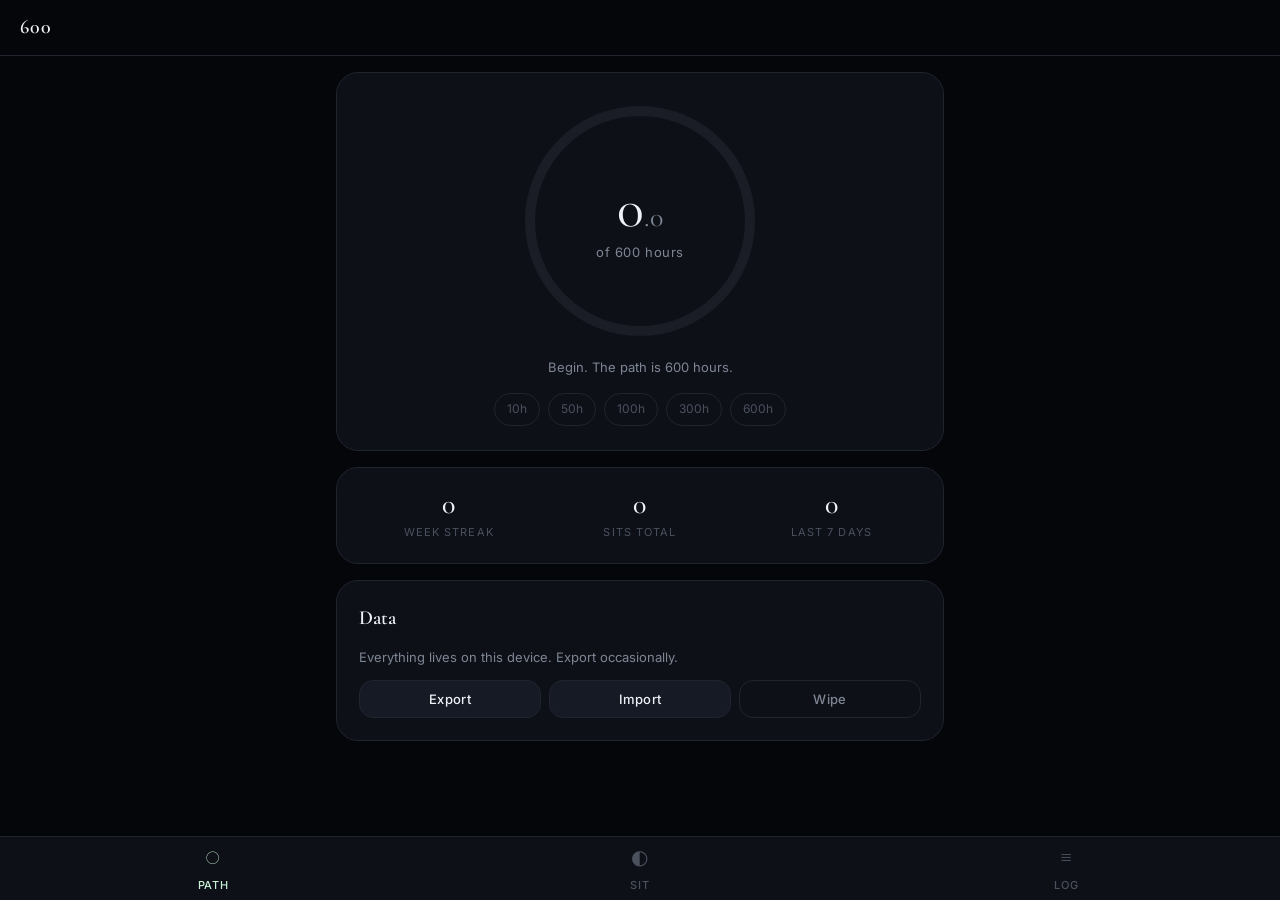
<file: index.html>
<!doctype html>
<html lang="en">
<head>
  <meta charset="utf-8">
  <meta name="viewport" content="width=device-width, initial-scale=1, viewport-fit=cover, user-scalable=no">
  <meta name="theme-color" content="#05060a">
  <meta name="apple-mobile-web-app-capable" content="yes">
  <meta name="apple-mobile-web-app-status-bar-style" content="black-translucent">
  <meta name="apple-mobile-web-app-title" content="600">
  <link rel="manifest" href="manifest.webmanifest">
  <link rel="apple-touch-icon" href="icon-192.png">
  <title>600</title>
  <link rel="preconnect" href="https://fonts.googleapis.com">
  <link rel="preconnect" href="https://fonts.gstatic.com" crossorigin>
  <link rel="stylesheet" href="https://fonts.googleapis.com/css2?family=Cormorant+Garamond:wght@500;600&family=Inter:wght@400;500;600&display=swap">
  <link rel="stylesheet" href="style.css">
</head>
<body>
  <header>
    <h1 id="screen-title">600</h1>
  </header>

  <main id="view"></main>

  <nav id="tabbar">
    <a href="#dashboard" data-route="dashboard" data-icon="○"><span>Path</span></a>
    <a href="#timer"     data-route="timer"     data-icon="◐"><span>Sit</span></a>
    <a href="#history"   data-route="history"   data-icon="≡"><span>Log</span></a>
  </nav>

  <script src="storage.js"></script>
  <script src="modules/timer.js"></script>
  <script src="modules/log.js"></script>
  <script src="modules/history.js"></script>
  <script src="modules/dashboard.js"></script>
  <script src="app.js"></script>
  <script>
    if ('serviceWorker' in navigator) {
      window.addEventListener('load', () => {
        navigator.serviceWorker.register('sw.js').catch(err => {
          console.warn('SW registration failed:', err);
        });
      });
    }
  </script>
</body>
</html>
</file>
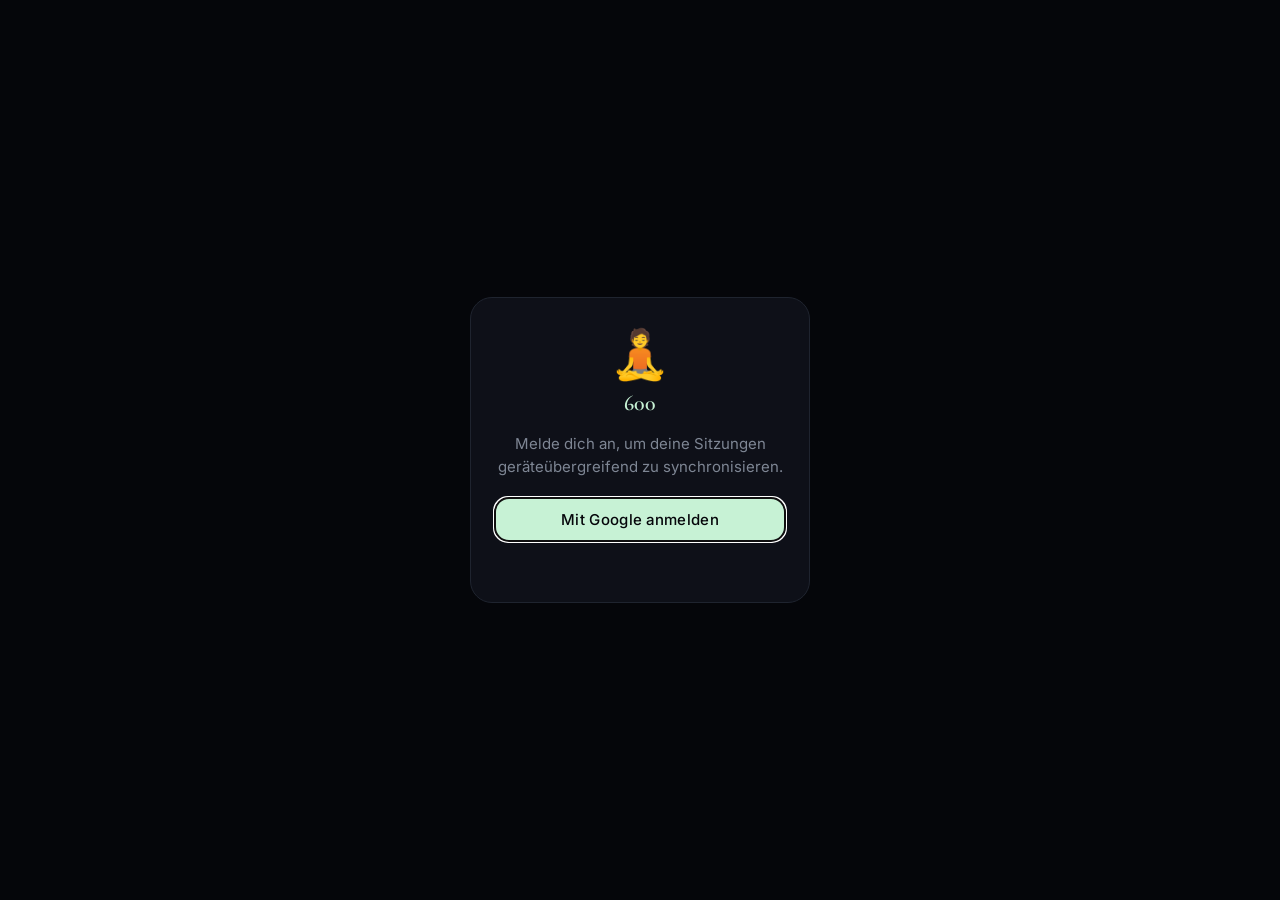
<file: Code/public/index.html>
<!doctype html>
<html lang="en">
<head>
  <meta charset="utf-8">
  <meta name="viewport" content="width=device-width, initial-scale=1, viewport-fit=cover, user-scalable=no">
  <meta name="theme-color" content="#05060a">
  <meta name="apple-mobile-web-app-capable" content="yes">
  <meta name="apple-mobile-web-app-status-bar-style" content="black-translucent">
  <meta name="apple-mobile-web-app-title" content="600">
  <link rel="manifest" href="manifest.webmanifest">
  <link rel="apple-touch-icon" href="icon-192.png">
  <title>600</title>
  <link rel="preconnect" href="https://fonts.googleapis.com">
  <link rel="preconnect" href="https://fonts.gstatic.com" crossorigin>
  <link rel="stylesheet" href="https://fonts.googleapis.com/css2?family=Cormorant+Garamond:wght@500;600&family=Inter:wght@400;500;600&display=swap">
  <link rel="stylesheet" href="style.css">
</head>
<body>
  <header>
    <h1 id="screen-title">600</h1>
    <button id="btn-signout" type="button" title="Abmelden" aria-label="Abmelden" style="display:none">⎋</button>
  </header>

  <main id="view"></main>

  <!-- Login gate: covers the app until the user signs in (cross-device sync). -->
  <div id="auth-overlay" role="dialog" aria-modal="true" aria-label="Anmelden">
    <div class="auth-card">
      <div class="auth-logo">🧘</div>
      <h2>600</h2>
      <p>Melde dich an, um deine Sitzungen geräteübergreifend zu synchronisieren.</p>
      <button id="btn-login" type="button">Mit Google anmelden</button>
      <p id="auth-who" class="auth-who"></p>
    </div>
  </div>

  <nav id="tabbar">
    <a href="#dashboard" data-route="dashboard" data-icon="○"><span>Path</span></a>
    <a href="#timer"     data-route="timer"     data-icon="◐"><span>Sit</span></a>
    <a href="#history"   data-route="history"   data-icon="≡"><span>Log</span></a>
  </nav>

  <!-- Firebase SDK (vendored locally so the PWA stays offline-capable) -->
  <script src="vendor/firebase-app-compat.js"></script>
  <script src="vendor/firebase-auth-compat.js"></script>
  <script src="vendor/firebase-firestore-compat.js"></script>
  <script src="vendor/firebase-messaging-compat.js"></script>
  <script src="firebase-config.js"></script>
  <script src="firebase-init.js"></script>
  <script src="messaging.js"></script>
  <script src="settings.js"></script>

  <script src="storage.js"></script>
  <script src="modules/timer.js"></script>
  <script src="modules/log.js"></script>
  <script src="modules/history.js"></script>
  <script src="modules/dashboard.js"></script>
  <script src="modules/plan.js"></script>
  <script src="app.js"></script>
  <script>
    if ('serviceWorker' in navigator) {
      // Auto-update: when a new service worker takes control (after a deploy),
      // reload once so the latest version is shown without a manual relaunch.
      // Guarded so the very first install (no prior controller) doesn't reload.
      if (navigator.serviceWorker.controller) {
        let refreshing = false;
        navigator.serviceWorker.addEventListener('controllerchange', () => {
          if (refreshing) return;
          refreshing = true;
          location.reload();
        });
      }
      window.addEventListener('load', () => {
        navigator.serviceWorker.register('sw.js').catch(err => {
          console.warn('SW registration failed:', err);
        });
      });
    }
  </script>
</body>
</html>
</file>
<file: style.css>
/* 600 -- minimal meditation tracker, dark theme with cool sage accent. */

:root {
  --bg: #05060a;
  --bg-elev: #0e1018;
  --bg-elev-2: #161a24;
  --border: #1f242f;
  --text: #eef1f5;
  --text-dim: #7e8694;
  --text-dimmer: #4a515d;
  --accent: #c7f2d5;        /* soft sage -- "calm progress" */
  --accent-dim: #6ea380;
  --ring-track: #1a1d26;
  --info: #8fb8ff;
  --danger: #ff6f6f;
  --radius: 14px;
  --radius-lg: 22px;
  --gap: 16px;
  --tabbar-h: 64px;
  --header-h: 56px;
}

* {
  box-sizing: border-box;
  -webkit-tap-highlight-color: transparent;
}

html, body {
  margin: 0;
  padding: 0;
  background: var(--bg);
  color: var(--text);
  font-family: 'Inter', system-ui, -apple-system, sans-serif;
  font-size: 16px;
  line-height: 1.55;
  overscroll-behavior-y: none;
  -webkit-font-smoothing: antialiased;
}

h1, h2, h3 {
  font-family: 'Cormorant Garamond', Georgia, serif;
  font-weight: 600;
  letter-spacing: 0;
  margin: 0 0 0.5em;
}

h1 { font-size: 28px; }
h2 { font-size: 22px; }
h3 { font-size: 20px; }

.serif { font-family: 'Cormorant Garamond', Georgia, serif; }

a {
  color: var(--accent);
  text-decoration: none;
}

button, .btn {
  font-family: 'Inter', sans-serif;
  font-size: 15px;
  font-weight: 500;
  letter-spacing: 0.02em;
  padding: 12px 22px;
  border: none;
  border-radius: var(--radius);
  background: var(--accent);
  color: #05060a;
  cursor: pointer;
  transition: transform 0.1s ease, opacity 0.15s ease;
}

button:active, .btn:active {
  transform: scale(0.97);
}

button.secondary, .btn.secondary {
  background: var(--bg-elev-2);
  color: var(--text);
  border: 1px solid var(--border);
}

button.ghost {
  background: transparent;
  color: var(--text-dim);
  border: 1px solid var(--border);
}

input, textarea, select {
  font-family: inherit;
  font-size: 16px;
  background: var(--bg-elev-2);
  color: var(--text);
  border: 1px solid var(--border);
  border-radius: var(--radius);
  padding: 12px 14px;
  width: 100%;
}

input:focus, textarea:focus {
  outline: none;
  border-color: var(--accent-dim);
}

textarea {
  resize: vertical;
  min-height: 80px;
  line-height: 1.5;
}

header {
  position: sticky;
  top: 0;
  z-index: 10;
  height: var(--header-h);
  display: flex;
  align-items: center;
  padding: 0 20px;
  background: var(--bg);
  border-bottom: 1px solid var(--border);
}

header h1 {
  margin: 0;
  font-size: 20px;
  color: var(--text);
  font-family: 'Cormorant Garamond', Georgia, serif;
  letter-spacing: 0.04em;
}

main {
  padding: var(--gap);
  padding-bottom: calc(var(--tabbar-h) + var(--gap) + env(safe-area-inset-bottom, 0));
  max-width: 640px;
  margin: 0 auto;
  min-height: calc(100vh - var(--header-h) - var(--tabbar-h));
}

.view {
  animation: fadeIn 0.22s ease-out;
}

@keyframes fadeIn {
  from { opacity: 0; transform: translateY(4px); }
  to   { opacity: 1; transform: translateY(0); }
}

.card {
  background: var(--bg-elev);
  border: 1px solid var(--border);
  border-radius: var(--radius-lg);
  padding: 22px;
  margin-bottom: var(--gap);
}

.card h3 {
  margin-top: 0;
  color: var(--text);
}

.muted  { color: var(--text-dim); }
.dimmer { color: var(--text-dimmer); }

/* Tab bar */

#tabbar {
  position: fixed;
  bottom: 0;
  left: 0;
  right: 0;
  height: calc(var(--tabbar-h) + env(safe-area-inset-bottom, 0));
  padding-bottom: env(safe-area-inset-bottom, 0);
  display: flex;
  background: var(--bg-elev);
  border-top: 1px solid var(--border);
  z-index: 10;
}

#tabbar a {
  flex: 1;
  display: flex;
  flex-direction: column;
  align-items: center;
  justify-content: center;
  gap: 3px;
  color: var(--text-dimmer);
  font-family: 'Inter', sans-serif;
  font-size: 11px;
  font-weight: 500;
  letter-spacing: 0.08em;
  text-transform: uppercase;
  position: relative;
}

#tabbar a::before {
  content: attr(data-icon);
  font-size: 20px;
  font-family: 'Cormorant Garamond', Georgia, serif;
}

#tabbar a.active {
  color: var(--accent);
}

/* ---------------------------------------------------------------- */
/* Dashboard                                                         */
/* ---------------------------------------------------------------- */

.ring-card {
  display: flex;
  flex-direction: column;
  align-items: center;
  padding: 28px 20px 24px;
}

.ring-wrap {
  width: 240px;
  height: 240px;
  position: relative;
}

.ring-wrap svg {
  width: 100%;
  height: 100%;
  transform: rotate(-90deg);
}

.ring-track  { fill: none; stroke: var(--ring-track); stroke-width: 10; }
.ring-fill   { fill: none; stroke: var(--accent); stroke-width: 10; stroke-linecap: round;
               transition: stroke-dashoffset 0.8s cubic-bezier(.25,.1,.25,1); }

.ring-center {
  position: absolute;
  inset: 0;
  display: flex;
  flex-direction: column;
  align-items: center;
  justify-content: center;
  text-align: center;
}

.ring-hours {
  font-family: 'Cormorant Garamond', Georgia, serif;
  font-size: 56px;
  line-height: 1;
  color: var(--text);
}

.ring-goal {
  font-size: 13px;
  color: var(--text-dim);
  letter-spacing: 0.04em;
  margin-top: 6px;
}

.ring-caption {
  margin-top: 16px;
  color: var(--text-dim);
  font-size: 13px;
  text-align: center;
  max-width: 280px;
}

.dash-stats {
  display: grid;
  grid-template-columns: 1fr 1fr 1fr;
  gap: 12px;
  text-align: center;
}

.dash-stat {
  font-family: 'Cormorant Garamond', Georgia, serif;
  font-size: 28px;
  font-weight: 500;
  color: var(--text);
  line-height: 1;
}

.dash-label {
  font-size: 11px;
  text-transform: uppercase;
  letter-spacing: 0.1em;
  color: var(--text-dimmer);
  margin-top: 6px;
}

.milestones {
  display: flex;
  flex-wrap: wrap;
  gap: 8px;
  margin-top: 16px;
}

.milestone {
  padding: 6px 12px;
  border-radius: 999px;
  border: 1px solid var(--border);
  font-size: 12px;
  color: var(--text-dimmer);
}

.milestone.reached {
  color: var(--accent);
  border-color: var(--accent-dim);
  background: rgba(199, 242, 213, 0.05);
}

.variant-breakdown {
  display: flex;
  flex-direction: column;
  gap: 10px;
}

.variant-row {
  display: flex;
  align-items: center;
  gap: 12px;
}

.variant-row .label {
  flex: 0 0 140px;
  font-size: 14px;
  color: var(--text);
}

.variant-row .bar {
  flex: 1;
  height: 6px;
  background: var(--bg-elev-2);
  border-radius: 3px;
  overflow: hidden;
}

.variant-row .bar-fill {
  height: 100%;
  background: var(--accent-dim);
  border-radius: 3px;
}

.variant-row .num {
  flex: 0 0 auto;
  font-size: 13px;
  color: var(--text-dim);
  min-width: 50px;
  text-align: right;
}

/* 90-day heatmap */
.cal-grid {
  display: flex;
  gap: 4px;
  overflow-x: auto;
  padding: 4px 0;
  margin-bottom: 8px;
}

.cal-col {
  display: flex;
  flex-direction: column;
  gap: 4px;
  flex-shrink: 0;
}

.cal-cell {
  width: 14px;
  height: 14px;
  background: var(--bg-elev-2);
  border-radius: 3px;
}

.cal-cell.empty { background: transparent; }

.cal-cell.l1 { background: rgba(199, 242, 213, 0.2); }
.cal-cell.l2 { background: rgba(199, 242, 213, 0.4); }
.cal-cell.l3 { background: rgba(199, 242, 213, 0.65); }
.cal-cell.l4 { background: rgba(199, 242, 213, 0.9); }

/* ---------------------------------------------------------------- */
/* Timer                                                             */
/* ---------------------------------------------------------------- */

.timer-setup {
  display: flex;
  flex-direction: column;
  align-items: center;
  gap: 20px;
  padding: 12px;
}

.dial-wrap {
  width: 260px;
  height: 260px;
  position: relative;
  touch-action: none;
  user-select: none;
}

.dial-wrap svg { width: 100%; height: 100%; }

.dial-track { fill: none; stroke: var(--ring-track); stroke-width: 10; }
.dial-fill  { fill: none; stroke: var(--accent); stroke-width: 10; stroke-linecap: round; }

.dial-handle {
  fill: var(--accent);
  stroke: var(--bg);
  stroke-width: 3;
}

.dial-tick {
  stroke: var(--text-dimmer);
  stroke-width: 1;
}

.dial-center {
  position: absolute;
  inset: 0;
  display: flex;
  flex-direction: column;
  align-items: center;
  justify-content: center;
  pointer-events: none;
}

.dial-minutes {
  font-family: 'Cormorant Garamond', Georgia, serif;
  font-size: 80px;
  line-height: 1;
  color: var(--text);
}

.dial-min-label {
  font-size: 12px;
  text-transform: uppercase;
  letter-spacing: 0.14em;
  color: var(--text-dimmer);
  margin-top: 4px;
}

.mode-switch {
  display: flex;
  gap: 0;
  background: var(--bg-elev-2);
  border-radius: 999px;
  padding: 4px;
  border: 1px solid var(--border);
}

.mode-switch button {
  background: transparent;
  color: var(--text-dim);
  padding: 8px 18px;
  font-size: 13px;
  border-radius: 999px;
  letter-spacing: 0.04em;
}

.mode-switch button.active {
  background: var(--accent);
  color: #05060a;
}

.intention-field {
  width: 100%;
  max-width: 360px;
}

.intention-field label {
  display: block;
  font-size: 12px;
  color: var(--text-dim);
  text-transform: uppercase;
  letter-spacing: 0.1em;
  margin-bottom: 6px;
}

.start-btn {
  width: 100%;
  max-width: 360px;
  padding: 18px 22px;
  font-size: 16px;
  font-family: 'Cormorant Garamond', Georgia, serif;
  letter-spacing: 0.08em;
}

/* Active sit screen */
.timer-active {
  display: flex;
  flex-direction: column;
  align-items: center;
  gap: 28px;
  padding: 24px 0;
}

.timer-pacer {
  width: 240px;
  height: 240px;
  position: relative;
  display: flex;
  align-items: center;
  justify-content: center;
}

.pacer-circle {
  position: absolute;
  inset: 30px;
  border: 2px solid var(--accent-dim);
  border-radius: 50%;
  opacity: 0.8;
}

.pacer-circle.breathing {
  animation: breathe 10s ease-in-out infinite;
}

@keyframes breathe {
  0%, 100% { transform: scale(0.65); opacity: 0.6; }
  40%      { transform: scale(1);   opacity: 1; }
  60%      { transform: scale(1);   opacity: 1; }
}

.timer-display {
  font-family: 'Cormorant Garamond', Georgia, serif;
  font-size: 72px;
  color: var(--text);
  font-variant-numeric: tabular-nums;
  line-height: 1;
  z-index: 2;
  position: relative;
}

.timer-caption {
  color: var(--text-dim);
  font-size: 13px;
  letter-spacing: 0.08em;
  text-transform: uppercase;
}

.timer-controls {
  display: flex;
  gap: 12px;
  width: 100%;
  max-width: 360px;
}

.timer-controls button { flex: 1; }

.intention-display {
  font-family: 'Cormorant Garamond', Georgia, serif;
  font-style: italic;
  font-size: 18px;
  color: var(--text-dim);
  text-align: center;
  max-width: 280px;
  line-height: 1.4;
}

/* Done screen */
.timer-done {
  display: flex;
  flex-direction: column;
  align-items: center;
  text-align: center;
  padding: 40px 20px;
  gap: 16px;
}

.timer-done-duration {
  font-family: 'Cormorant Garamond', Georgia, serif;
  font-size: 72px;
  line-height: 1;
  color: var(--accent);
}

/* ---------------------------------------------------------------- */
/* Log form                                                           */
/* ---------------------------------------------------------------- */

.variant-grid {
  display: grid;
  grid-template-columns: 1fr 1fr;
  gap: 10px;
}

.variant-tile {
  padding: 16px;
  border-radius: var(--radius);
  background: var(--bg-elev-2);
  border: 1px solid var(--border);
  cursor: pointer;
  color: var(--text);
  text-align: left;
  font-family: 'Inter', sans-serif;
  font-size: 14px;
  text-transform: none;
  letter-spacing: 0;
}

.variant-tile .name {
  font-family: 'Cormorant Garamond', Georgia, serif;
  font-size: 20px;
  display: block;
  margin-bottom: 4px;
}

.variant-tile .desc {
  color: var(--text-dim);
  font-size: 12px;
}

.variant-tile.active {
  border-color: var(--accent-dim);
  box-shadow: 0 0 0 1px var(--accent-dim) inset;
}

.rating-row {
  display: flex;
  align-items: center;
  gap: 12px;
  margin-top: 12px;
}

.rating-row .rating-label {
  flex: 0 0 90px;
  font-size: 13px;
  color: var(--text-dim);
  text-transform: uppercase;
  letter-spacing: 0.08em;
}

.rating-dots {
  flex: 1;
  display: flex;
  gap: 8px;
}

.rating-dot {
  flex: 1;
  padding: 10px 0;
  text-align: center;
  background: var(--bg-elev-2);
  border: 1px solid var(--border);
  border-radius: 10px;
  font-size: 14px;
  cursor: pointer;
  color: var(--text-dim);
}

.rating-dot.selected {
  background: var(--accent);
  color: #05060a;
  border-color: var(--accent);
}

/* ---------------------------------------------------------------- */
/* History list                                                       */
/* ---------------------------------------------------------------- */

.history-row {
  border-top: 1px solid var(--border);
  padding: 14px 0;
}

.history-row:first-child {
  border-top: none;
  padding-top: 0;
}

.history-row-head {
  display: flex;
  justify-content: space-between;
  align-items: baseline;
  gap: 10px;
}

.history-row-head .date {
  font-family: 'Cormorant Garamond', Georgia, serif;
  font-size: 17px;
  color: var(--text);
}

.history-row-head .duration {
  font-family: 'Cormorant Garamond', Georgia, serif;
  font-size: 20px;
  color: var(--accent);
}

.history-row .meta {
  display: flex;
  gap: 10px;
  margin-top: 4px;
  font-size: 12px;
  color: var(--text-dim);
}

.history-row .note {
  margin-top: 8px;
  font-size: 13px;
  color: var(--text-dim);
  font-style: italic;
  line-height: 1.5;
}

/* ---------------------------------------------------------------- */
/* Toast                                                              */
/* ---------------------------------------------------------------- */

.toast {
  position: fixed;
  bottom: calc(var(--tabbar-h) + 20px + env(safe-area-inset-bottom, 0));
  left: 50%;
  transform: translateX(-50%) translateY(20px);
  background: var(--accent);
  color: #05060a;
  font-family: 'Inter', sans-serif;
  font-weight: 500;
  padding: 12px 22px;
  border-radius: 999px;
  box-shadow: 0 4px 24px rgba(0, 0, 0, 0.5);
  opacity: 0;
  transition: opacity 0.25s, transform 0.25s;
  z-index: 100;
  font-size: 14px;
}

.toast.show {
  opacity: 1;
  transform: translateX(-50%) translateY(0);
}

.data-actions {
  display: flex;
  gap: 8px;
  margin-top: 12px;
  flex-wrap: wrap;
}

.data-actions button {
  flex: 1;
  min-width: 90px;
  font-size: 13px;
  padding: 10px 12px;
}
</file>
<file: Code/public/style.css>
/* 600 -- minimal meditation tracker, dark theme with cool sage accent. */

:root {
  --bg: #05060a;
  --bg-elev: #0e1018;
  --bg-elev-2: #161a24;
  --border: #1f242f;
  --text: #eef1f5;
  --text-dim: #7e8694;
  --text-dimmer: #4a515d;
  --accent: #c7f2d5;        /* soft sage -- "calm progress" */
  --accent-dim: #6ea380;
  --ring-track: #1a1d26;
  --info: #8fb8ff;
  --danger: #ff6f6f;
  --radius: 14px;
  --radius-lg: 22px;
  --gap: 16px;
  --tabbar-h: 64px;
  --header-h: 56px;
}

* {
  box-sizing: border-box;
  -webkit-tap-highlight-color: transparent;
}

html, body {
  margin: 0;
  padding: 0;
  background: var(--bg);
  color: var(--text);
  font-family: 'Inter', system-ui, -apple-system, sans-serif;
  font-size: 16px;
  line-height: 1.55;
  overscroll-behavior-y: none;
  -webkit-font-smoothing: antialiased;
  min-height: 100dvh;
}

h1, h2, h3 {
  font-family: 'Cormorant Garamond', Georgia, serif;
  font-weight: 600;
  letter-spacing: 0;
  margin: 0 0 0.5em;
}

h1 { font-size: 28px; }
h2 { font-size: 22px; }
h3 { font-size: 20px; }

.serif { font-family: 'Cormorant Garamond', Georgia, serif; }

a {
  color: var(--accent);
  text-decoration: none;
}

button, .btn {
  font-family: 'Inter', sans-serif;
  font-size: 15px;
  font-weight: 500;
  letter-spacing: 0.02em;
  padding: 12px 22px;
  border: none;
  border-radius: var(--radius);
  background: var(--accent);
  color: #05060a;
  cursor: pointer;
  transition: transform 0.1s ease, opacity 0.15s ease;
}

button:active, .btn:active {
  transform: scale(0.97);
}

button.secondary, .btn.secondary {
  background: var(--bg-elev-2);
  color: var(--text);
  border: 1px solid var(--border);
}

button.ghost {
  background: transparent;
  color: var(--text-dim);
  border: 1px solid var(--border);
}

input, textarea, select {
  font-family: inherit;
  font-size: 16px;
  background: var(--bg-elev-2);
  color: var(--text);
  border: 1px solid var(--border);
  border-radius: var(--radius);
  padding: 12px 14px;
  width: 100%;
}

input:focus, textarea:focus {
  outline: none;
  border-color: var(--accent-dim);
}

textarea {
  resize: vertical;
  min-height: 80px;
  line-height: 1.5;
}

header {
  position: sticky;
  top: 0;
  z-index: 10;
  /* Reserve space for the status bar / Dynamic Island so the title doesn't
     slide under the clock + status icons (viewport-fit=cover is edge-to-edge). */
  height: calc(var(--header-h) + env(safe-area-inset-top, 0));
  padding: env(safe-area-inset-top, 0) 20px 0;
  display: flex;
  align-items: center;
  background: var(--bg);
  border-bottom: 1px solid var(--border);
}

header h1 {
  margin: 0;
  font-size: 20px;
  color: var(--text);
  font-family: 'Cormorant Garamond', Georgia, serif;
  letter-spacing: 0.04em;
}

main {
  padding: var(--gap);
  padding-bottom: calc(var(--tabbar-h) + var(--gap) + env(safe-area-inset-bottom, 0));
  max-width: 640px;
  margin: 0 auto;
  min-height: calc(100dvh - var(--header-h) - var(--tabbar-h) - env(safe-area-inset-top, 0));
  display: flex;
  flex-direction: column;
}

.view {
  animation: fadeIn 0.22s ease-out;
  flex: 1;
  min-height: 0;
}

/* Short, single-focus screens (Sit, Log) fill the viewport and center their
   content vertically instead of clinging to the top with empty space below. */
.view-center {
  display: flex;
  flex-direction: column;
  justify-content: center;
}

/* ---- Insights: avg calm/focus under each style ---- */
.variant-row .vstat {
  display: block;
  font-size: 11px;
  color: var(--text-dimmer);
  letter-spacing: 0.04em;
  margin-top: 2px;
}

/* ---- History: tappable rows + inline editor ---- */
.history-summary {
  display: block;
  width: 100%;
  text-align: left;
  background: transparent;
  border: none;
  padding: 12px 2px;
  margin: 0;
  color: var(--text);
  cursor: pointer;
  font-family: inherit;
  font-size: 15px;
  text-transform: none;
  letter-spacing: 0;
}
.history-summary:active { background: var(--bg-elev-2); border-radius: 8px; }

.history-editor { padding: 12px 2px; }
.history-editor .ed-grid {
  display: grid;
  grid-template-columns: 1fr 1fr;
  gap: 10px;
}
.history-editor label,
.manual-fields label {
  display: flex;
  flex-direction: column;
  font-size: 11px;
  text-transform: uppercase;
  letter-spacing: 0.08em;
  color: var(--text-dim);
  gap: 4px;
}
.history-editor input,
.history-editor select,
.manual-fields input {
  width: 100%;
  font-size: 15px;
  text-transform: none;
  letter-spacing: 0;
  color: var(--text);
  background: var(--bg-elev-2);
  border: 1px solid var(--border);
  border-radius: 10px;
  padding: 8px 10px;
}
.history-editor .ed-note-wrap {
  display: flex;
  flex-direction: column;
  font-size: 11px;
  text-transform: uppercase;
  letter-spacing: 0.08em;
  color: var(--text-dim);
  gap: 4px;
  margin-top: 10px;
}
.history-editor .ed-actions {
  display: flex;
  gap: 8px;
  margin-top: 14px;
  align-items: center;
}
.history-editor .ed-actions .ed-save { margin-left: auto; }
button.danger-text {
  background: transparent;
  color: var(--danger);
  border: none;
  padding: 8px 12px;
  text-transform: none;
}

/* ---- Log: date + minutes row ---- */
.manual-fields {
  display: grid;
  grid-template-columns: 1fr 1fr;
  gap: 10px;
  margin-top: 14px;
}

/* ---- Timer: interval bell picker ---- */
.interval-field {
  display: flex;
  flex-direction: column;
  align-items: center;
  gap: 8px;
}
.interval-field label {
  font-size: 11px;
  text-transform: uppercase;
  letter-spacing: 0.12em;
  color: var(--text-dimmer);
}
.interval-seg {
  display: flex;
  background: var(--bg-elev-2);
  border: 1px solid var(--border);
  border-radius: 999px;
  padding: 4px;
}
.interval-seg button {
  background: transparent;
  color: var(--text-dim);
  padding: 6px 14px;
  border-radius: 999px;
  border: none;
  font-size: 13px;
  text-transform: none;
  letter-spacing: 0;
}
.interval-seg button.active {
  background: var(--accent);
  color: var(--bg);
}

/* ---- Trend: weekly minutes bars ---- */
.weekly-chart {
  display: flex;
  align-items: flex-end;
  gap: 4px;
  height: 64px;
  margin-top: 14px;
}
.weekly-col {
  flex: 1;
  height: 100%;
  display: flex;
  align-items: flex-end;
}
.weekly-bar {
  width: 100%;
  background: var(--accent-dim);
  border-radius: 3px 3px 0 0;
  transition: height 0.3s ease;
}
.weekly-col:last-child .weekly-bar { background: var(--accent); }

/* ---- Offline indicator pill ---- */
#offline-pill {
  position: fixed;
  left: 50%;
  transform: translateX(-50%);
  bottom: calc(var(--tabbar-h) + 14px + env(safe-area-inset-bottom, 0));
  z-index: 60;
  display: none;
  align-items: center;
  gap: 6px;
  background: var(--bg-elev-2);
  border: 1px solid var(--danger);
  color: var(--danger);
  font-size: 12px;
  letter-spacing: 0.04em;
  padding: 6px 14px;
  border-radius: 999px;
}

/* ---- Settings rows ---- */
.settings-row {
  display: flex;
  justify-content: space-between;
  align-items: center;
  padding: 11px 0;
  border-bottom: 1px solid var(--border);
  font-size: 15px;
  cursor: pointer;
}
.settings-row:last-child { border-bottom: none; }
.settings-row input[type="checkbox"] {
  width: 22px; height: 22px;
  accent-color: var(--accent);
}
.settings-row input[type="number"] {
  background: var(--bg-elev-2);
  border: 1px solid var(--border);
  border-radius: 8px;
  color: var(--text);
  padding: 6px 8px;
  text-align: right;
}

/* Respect reduced-motion: kill the breathing pacer + transitions. */
@media (prefers-reduced-motion: reduce) {
  *, *::before, *::after {
    animation-duration: 0.001ms !important;
    animation-iteration-count: 1 !important;
    transition-duration: 0.001ms !important;
  }
}

/* ---- Weekly planner overlay ---- */
#plan-overlay {
  position: fixed; inset: 0; z-index: 200;
  display: none; align-items: flex-end; justify-content: center;
  background: rgba(0, 0, 0, 0.55);
}
#plan-overlay.open { display: flex; }
.plan-card {
  background: var(--bg-elev, #11131a);
  width: 100%; max-width: 560px;
  border-radius: 18px 18px 0 0;
  padding: 20px 18px calc(20px + env(safe-area-inset-bottom));
  max-height: 88dvh; overflow-y: auto;
  box-shadow: 0 -8px 40px rgba(0, 0, 0, 0.5);
}
.plan-head { display: flex; align-items: center; justify-content: space-between; }
.plan-head h2 { margin: 0; font-size: 20px; }
.plan-close { background: none; border: none; color: var(--muted, #888); font-size: 20px; cursor: pointer; padding: 4px 8px; }
.plan-sub { color: var(--muted, #999); font-size: 13.5px; margin: 6px 0 16px; line-height: 1.45; }
.plan-target { display: flex; align-items: center; justify-content: space-between; padding: 10px 0; border-bottom: 1px solid var(--border); }
.plan-target > span { font-size: 15px; }
.plan-target .step { display: flex; align-items: center; gap: 10px; }
.plan-target .step button { width: 32px; height: 32px; border-radius: 8px; border: 1px solid var(--border); background: var(--bg-elev-2, #1a1d26); color: var(--text); font-size: 18px; cursor: pointer; }
.plan-target .t-val { min-width: 18px; text-align: center; font-size: 17px; }
.plan-target .t-unit { color: var(--muted, #888); font-size: 13px; }
.plan-items { margin: 12px 0; display: flex; flex-direction: column; gap: 8px; }
.plan-row { display: flex; align-items: center; gap: 6px; }
.plan-row select, .plan-row input { background: var(--bg-elev-2, #1a1d26); border: 1px solid var(--border); border-radius: 8px; color: var(--text); padding: 7px 8px; font-size: 14px; }
.plan-row .p-day { flex: 0 0 58px; }
.plan-row .p-type { flex: 1 1 auto; min-width: 0; }
.plan-row .p-dur { width: 56px; text-align: right; }
.plan-row .p-min { color: var(--muted, #888); font-size: 12px; }
.plan-row .p-del { margin-left: auto; background: none; border: none; color: var(--muted, #888); font-size: 16px; cursor: pointer; padding: 4px 6px; }
.plan-empty { color: var(--muted, #888); font-size: 13.5px; text-align: center; padding: 14px 0; }
.plan-add { width: 100%; margin-top: 4px; }
.plan-actions { display: flex; gap: 10px; margin-top: 18px; }
.plan-actions button { flex: 1; padding: 13px; border-radius: 10px; font-size: 15px; cursor: pointer; }
.plan-actions .plan-export { background: var(--bg-elev-2, #1a1d26); border: 1px solid var(--border); color: var(--text); }
.plan-actions .plan-save { background: var(--accent); border: none; color: #05060a; font-weight: 600; }

/* Weekly-goal progress (in the dashboard plan card) */
.plan-progress { height: 6px; background: var(--bg-elev-2, #1a1d26); border-radius: 999px; overflow: hidden; margin: 4px 0 10px; }
.plan-progress-fill { height: 100%; background: var(--accent); border-radius: 999px; transition: width 0.4s ease; }
.plan-insight { font-size: 12.5px; margin: 0 0 10px; color: var(--muted, #888); }
.comp-line { font-size: 14px; margin: 6px 0; line-height: 1.4; }

/* "Jetzt starten" hero (reduce activation energy) */
.hero-card { display: flex; flex-direction: column; align-items: center; gap: 10px; }
.hero-btn { width: 100%; padding: 16px; border-radius: 12px; border: none; background: var(--accent); color: #05060a; font-size: 17px; font-weight: 600; cursor: pointer; }
.hero-mini { background: none; border: none; color: var(--muted, #888); font-size: 13px; cursor: pointer; padding: 2px 6px; text-decoration: underline; }

@keyframes fadeIn {
  from { opacity: 0; transform: translateY(4px); }
  to   { opacity: 1; transform: translateY(0); }
}

.card {
  background: var(--bg-elev);
  border: 1px solid var(--border);
  border-radius: var(--radius-lg);
  padding: 22px;
  margin-bottom: var(--gap);
}

.card h3 {
  margin-top: 0;
  color: var(--text);
}

.muted  { color: var(--text-dim); }
.dimmer { color: var(--text-dimmer); }

/* Tab bar */

#tabbar {
  position: fixed;
  bottom: 0;
  left: 0;
  right: 0;
  height: calc(var(--tabbar-h) + env(safe-area-inset-bottom, 0));
  padding-bottom: env(safe-area-inset-bottom, 0);
  display: flex;
  background: var(--bg-elev);
  border-top: 1px solid var(--border);
  z-index: 10;
}

#tabbar a {
  flex: 1;
  display: flex;
  flex-direction: column;
  align-items: center;
  justify-content: center;
  gap: 3px;
  color: var(--text-dimmer);
  font-family: 'Inter', sans-serif;
  font-size: 11px;
  font-weight: 500;
  letter-spacing: 0.08em;
  text-transform: uppercase;
  position: relative;
}

#tabbar a::before {
  content: attr(data-icon);
  font-size: 20px;
  font-family: 'Cormorant Garamond', Georgia, serif;
}

#tabbar a.active {
  color: var(--accent);
}

/* ---------------------------------------------------------------- */
/* Dashboard                                                         */
/* ---------------------------------------------------------------- */

.ring-card {
  display: flex;
  flex-direction: column;
  align-items: center;
  padding: 28px 20px 24px;
}

.ring-wrap {
  width: 240px;
  height: 240px;
  position: relative;
}

.ring-wrap svg {
  width: 100%;
  height: 100%;
  transform: rotate(-90deg);
}

.ring-track  { fill: none; stroke: var(--ring-track); stroke-width: 10; }
.ring-fill   { fill: none; stroke: var(--accent); stroke-width: 10; stroke-linecap: round;
               transition: stroke-dashoffset 0.8s cubic-bezier(.25,.1,.25,1); }

.ring-center {
  position: absolute;
  inset: 0;
  display: flex;
  flex-direction: column;
  align-items: center;
  justify-content: center;
  text-align: center;
}

.ring-hours {
  font-family: 'Cormorant Garamond', Georgia, serif;
  font-size: 56px;
  line-height: 1;
  color: var(--text);
}

.ring-goal {
  font-size: 13px;
  color: var(--text-dim);
  letter-spacing: 0.04em;
  margin-top: 6px;
}

.ring-caption {
  margin-top: 16px;
  color: var(--text-dim);
  font-size: 13px;
  text-align: center;
  max-width: 280px;
}

.dash-stats {
  display: grid;
  grid-template-columns: 1fr 1fr 1fr;
  gap: 12px;
  text-align: center;
}

.dash-stat {
  font-family: 'Cormorant Garamond', Georgia, serif;
  font-size: 28px;
  font-weight: 500;
  color: var(--text);
  line-height: 1;
}

.dash-label {
  font-size: 11px;
  text-transform: uppercase;
  letter-spacing: 0.1em;
  color: var(--text-dimmer);
  margin-top: 6px;
}

.milestones {
  display: flex;
  flex-wrap: wrap;
  gap: 8px;
  margin-top: 16px;
}

.milestone {
  padding: 6px 12px;
  border-radius: 999px;
  border: 1px solid var(--border);
  font-size: 12px;
  color: var(--text-dimmer);
}

.milestone.reached {
  color: var(--accent);
  border-color: var(--accent-dim);
  background: rgba(199, 242, 213, 0.05);
}

.variant-breakdown {
  display: flex;
  flex-direction: column;
  gap: 10px;
}

.variant-row {
  display: flex;
  align-items: center;
  gap: 12px;
}

.variant-row .label {
  flex: 0 0 140px;
  font-size: 14px;
  color: var(--text);
}

.variant-row .bar {
  flex: 1;
  height: 6px;
  background: var(--bg-elev-2);
  border-radius: 3px;
  overflow: hidden;
}

.variant-row .bar-fill {
  height: 100%;
  background: var(--accent-dim);
  border-radius: 3px;
}

.variant-row .num {
  flex: 0 0 auto;
  font-size: 13px;
  color: var(--text-dim);
  min-width: 50px;
  text-align: right;
}

/* 90-day heatmap */
.cal-grid {
  display: flex;
  gap: 4px;
  overflow-x: auto;
  padding: 4px 0;
  margin-bottom: 8px;
}

.cal-col {
  display: flex;
  flex-direction: column;
  gap: 4px;
  flex-shrink: 0;
}

.cal-cell {
  width: 14px;
  height: 14px;
  background: var(--bg-elev-2);
  border-radius: 3px;
}

.cal-cell.empty { background: transparent; }

.cal-cell.l1 { background: rgba(199, 242, 213, 0.2); }
.cal-cell.l2 { background: rgba(199, 242, 213, 0.4); }
.cal-cell.l3 { background: rgba(199, 242, 213, 0.65); }
.cal-cell.l4 { background: rgba(199, 242, 213, 0.9); }

/* ---------------------------------------------------------------- */
/* Timer                                                             */
/* ---------------------------------------------------------------- */

.timer-setup {
  display: flex;
  flex-direction: column;
  align-items: center;
  gap: 20px;
  padding: 12px;
}

.dial-wrap {
  width: 260px;
  height: 260px;
  position: relative;
  touch-action: none;
  user-select: none;
}

.dial-wrap svg { width: 100%; height: 100%; }

.dial-track { fill: none; stroke: var(--ring-track); stroke-width: 10; }
.dial-fill  { fill: none; stroke: var(--accent); stroke-width: 10; stroke-linecap: round; }

.dial-handle {
  fill: var(--accent);
  stroke: var(--bg);
  stroke-width: 3;
}

.dial-tick {
  stroke: var(--text-dimmer);
  stroke-width: 1;
}

.dial-center {
  position: absolute;
  inset: 0;
  display: flex;
  flex-direction: column;
  align-items: center;
  justify-content: center;
  pointer-events: none;
}

.dial-minutes {
  font-family: 'Cormorant Garamond', Georgia, serif;
  font-size: 80px;
  line-height: 1;
  color: var(--text);
}

.dial-min-label {
  font-size: 12px;
  text-transform: uppercase;
  letter-spacing: 0.14em;
  color: var(--text-dimmer);
  margin-top: 4px;
}

.mode-switch {
  display: flex;
  gap: 0;
  background: var(--bg-elev-2);
  border-radius: 999px;
  padding: 4px;
  border: 1px solid var(--border);
}

.mode-switch button {
  background: transparent;
  color: var(--text-dim);
  padding: 8px 18px;
  font-size: 13px;
  border-radius: 999px;
  letter-spacing: 0.04em;
}

.mode-switch button.active {
  background: var(--accent);
  color: #05060a;
}

.intention-field {
  width: 100%;
  max-width: 360px;
}

.intention-field label {
  display: block;
  font-size: 12px;
  color: var(--text-dim);
  text-transform: uppercase;
  letter-spacing: 0.1em;
  margin-bottom: 6px;
}

.start-btn {
  width: 100%;
  max-width: 360px;
  padding: 18px 22px;
  font-size: 16px;
  font-family: 'Cormorant Garamond', Georgia, serif;
  letter-spacing: 0.08em;
}

/* Active sit screen */
.timer-active {
  display: flex;
  flex-direction: column;
  align-items: center;
  gap: 28px;
  padding: 24px 0;
}

.timer-pacer {
  width: 240px;
  height: 240px;
  position: relative;
  display: flex;
  align-items: center;
  justify-content: center;
}

.pacer-circle {
  position: absolute;
  inset: 30px;
  border: 2px solid var(--accent-dim);
  border-radius: 50%;
  opacity: 0.8;
}

.pacer-circle.breathing {
  animation: breathe 10s ease-in-out infinite;
}

@keyframes breathe {
  0%, 100% { transform: scale(0.65); opacity: 0.6; }
  40%      { transform: scale(1);   opacity: 1; }
  60%      { transform: scale(1);   opacity: 1; }
}

.timer-display {
  font-family: 'Cormorant Garamond', Georgia, serif;
  font-size: 72px;
  color: var(--text);
  font-variant-numeric: tabular-nums;
  line-height: 1;
  z-index: 2;
  position: relative;
}

.timer-caption {
  color: var(--text-dim);
  font-size: 13px;
  letter-spacing: 0.08em;
  text-transform: uppercase;
}

.timer-controls {
  display: flex;
  gap: 12px;
  width: 100%;
  max-width: 360px;
}

.timer-controls button { flex: 1; }

.intention-display {
  font-family: 'Cormorant Garamond', Georgia, serif;
  font-style: italic;
  font-size: 18px;
  color: var(--text-dim);
  text-align: center;
  max-width: 280px;
  line-height: 1.4;
}

/* Done screen */
.timer-done {
  display: flex;
  flex-direction: column;
  align-items: center;
  text-align: center;
  padding: 40px 20px;
  gap: 16px;
}

.timer-done-duration {
  font-family: 'Cormorant Garamond', Georgia, serif;
  font-size: 72px;
  line-height: 1;
  color: var(--accent);
}

/* ---------------------------------------------------------------- */
/* Log form                                                           */
/* ---------------------------------------------------------------- */

.variant-grid {
  display: grid;
  grid-template-columns: 1fr 1fr;
  gap: 10px;
}

.variant-tile {
  padding: 16px;
  border-radius: var(--radius);
  background: var(--bg-elev-2);
  border: 1px solid var(--border);
  cursor: pointer;
  color: var(--text);
  text-align: left;
  font-family: 'Inter', sans-serif;
  font-size: 14px;
  text-transform: none;
  letter-spacing: 0;
}

.variant-tile .name {
  font-family: 'Cormorant Garamond', Georgia, serif;
  font-size: 20px;
  display: block;
  margin-bottom: 4px;
}

.variant-tile .desc {
  color: var(--text-dim);
  font-size: 12px;
}

.variant-tile.active {
  border-color: var(--accent-dim);
  box-shadow: 0 0 0 1px var(--accent-dim) inset;
}

.rating-row {
  display: flex;
  align-items: center;
  gap: 12px;
  margin-top: 12px;
}

.rating-row .rating-label {
  flex: 0 0 90px;
  font-size: 13px;
  color: var(--text-dim);
  text-transform: uppercase;
  letter-spacing: 0.08em;
}

.rating-dots {
  flex: 1;
  display: flex;
  gap: 8px;
}

.rating-dot {
  flex: 1;
  padding: 10px 0;
  text-align: center;
  background: var(--bg-elev-2);
  border: 1px solid var(--border);
  border-radius: 10px;
  font-size: 14px;
  cursor: pointer;
  color: var(--text-dim);
}

.rating-dot.selected {
  background: var(--accent);
  color: #05060a;
  border-color: var(--accent);
}

/* ---------------------------------------------------------------- */
/* History list                                                       */
/* ---------------------------------------------------------------- */

.history-row {
  border-top: 1px solid var(--border);
  padding: 14px 0;
}

.history-row:first-child {
  border-top: none;
  padding-top: 0;
}

.history-row-head {
  display: flex;
  justify-content: space-between;
  align-items: baseline;
  gap: 10px;
}

.history-row-head .date {
  font-family: 'Cormorant Garamond', Georgia, serif;
  font-size: 17px;
  color: var(--text);
}

.history-row-head .duration {
  font-family: 'Cormorant Garamond', Georgia, serif;
  font-size: 20px;
  color: var(--accent);
}

.history-row .meta {
  display: flex;
  gap: 10px;
  margin-top: 4px;
  font-size: 12px;
  color: var(--text-dim);
}

.history-row .note {
  margin-top: 8px;
  font-size: 13px;
  color: var(--text-dim);
  font-style: italic;
  line-height: 1.5;
}

/* ---------------------------------------------------------------- */
/* Toast                                                              */
/* ---------------------------------------------------------------- */

.toast {
  position: fixed;
  bottom: calc(var(--tabbar-h) + 20px + env(safe-area-inset-bottom, 0));
  left: 50%;
  transform: translateX(-50%) translateY(20px);
  background: var(--accent);
  color: #05060a;
  font-family: 'Inter', sans-serif;
  font-weight: 500;
  padding: 12px 22px;
  border-radius: 999px;
  box-shadow: 0 4px 24px rgba(0, 0, 0, 0.5);
  opacity: 0;
  transition: opacity 0.25s, transform 0.25s;
  z-index: 100;
  font-size: 14px;
}

.toast.show {
  opacity: 1;
  transform: translateX(-50%) translateY(0);
}

.data-actions {
  display: flex;
  gap: 8px;
  margin-top: 12px;
  flex-wrap: wrap;
}

.data-actions button {
  flex: 1;
  min-width: 90px;
  font-size: 13px;
  padding: 10px 12px;
}

/* ---- Auth: sign-out button in header + login overlay -------------------- */

#btn-signout {
  margin-left: auto;
  background: transparent;
  color: var(--text-dim);
  border: 1px solid var(--border);
  padding: 6px 12px;
  font-size: 16px;
  border-radius: var(--radius);
  cursor: pointer;
}

#auth-overlay {
  position: fixed;
  inset: 0;
  z-index: 1000;
  display: flex;
  align-items: center;
  justify-content: center;
  padding: 24px;
  background: var(--bg);
}

#auth-overlay .auth-card {
  width: 100%;
  max-width: 340px;
  text-align: center;
  background: var(--bg-elev);
  border: 1px solid var(--border);
  border-radius: var(--radius-lg);
  padding: 32px 24px;
}

#auth-overlay .auth-logo {
  font-size: 48px;
  line-height: 1;
  margin-bottom: 8px;
}

#auth-overlay h2 {
  color: var(--accent);
  margin-bottom: 12px;
}

#auth-overlay p {
  color: var(--text-dim);
  font-size: 15px;
  margin: 0 0 20px;
}

#auth-overlay #btn-login {
  width: 100%;
}

#auth-overlay .auth-who {
  margin: 16px 0 0;
  font-size: 13px;
  min-height: 1em;
}
</file>
